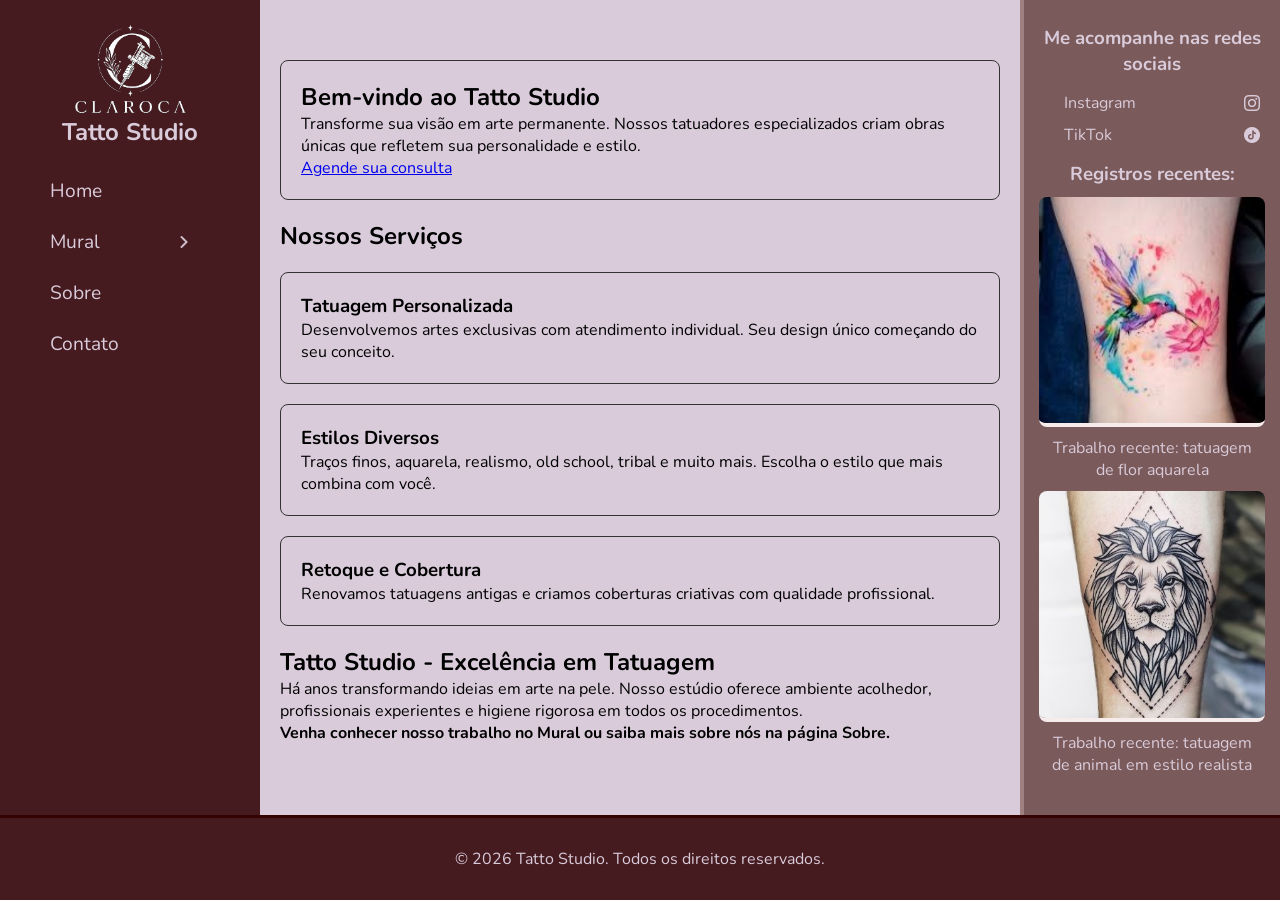
<file: index.html>
<!DOCTYPE html>
<html lang="pt-br">

<head>
    <meta charset="UTF-8">
    <meta name="viewport" content="width=device-width, initial-scale=1.0">
    <title>Agende sua Tatto!</title>
    <link rel="stylesheet" href="./estilos/layout.css">
    <link rel="shortcut icon" href="./imagens/tatuagem.ico">
</head>

<body>

    <nav>
        <header>
            <figure>
                <img src="./imagens/logo.png" alt="Logo" width="120">
                <h1>Tatto Studio</h1>
            </figure>
        </header>
        <ul>
            <li>
                <a href="index.html">Home</a>
            </li>

            <li class="dropdown" onclick="abrirMenu(event)">
                <article>
                    <p>Mural</p>
                    <img src="./imagens/seta-direita.png" alt="Seta" width="12" class="arrow">
                </article>

                <ul class="submenu">
                    <li>
                        <a href="./paginas/pele-artificial.html">Pele artificial</a>
                    </li>

                    <li>
                        <a href="./paginas/pele-real.html">Pele real</a>
                    </li>
                </ul>
            </li>

            <li>
                <a href="./paginas/sobre.html">Sobre</a>
            </li>
            <li>
                <a href="./paginas/contato.html">Contato</a>
            </li>
        </ul>
    </nav>

    <main>

        <section>
            <article class="card">
                <h2>Bem-vindo ao Tatto Studio</h2>
                <p>Transforme sua visão em arte permanente. Nossos tatuadores especializados criam obras únicas que
                    refletem sua personalidade e estilo.</p>
                <a href="./paginas/contato.html" class="btn">Agende sua consulta</a>
            </article>
        </section>

        <section>
            <h2>Nossos Serviços</h2>
            <article class="card">
                <h3>Tatuagem Personalizada</h3>
                <p>Desenvolvemos artes exclusivas com atendimento individual. Seu design único começando do seu
                    conceito.</p>
            </article>

            <article class="card">
                <h3>Estilos Diversos</h3>
                <p>Traços finos, aquarela, realismo, old school, tribal e muito mais. Escolha o estilo que mais combina
                    com você.</p>
            </article>

            <article class="card">
                <h3>Retoque e Cobertura</h3>
                <p>Renovamos tatuagens antigas e criamos coberturas criativas com qualidade profissional.</p>
            </article>
        </section>

        <section>
            <article>
                <h2>Tatto Studio - Excelência em Tatuagem</h2>
                <p>Há anos transformando ideias em arte na pele. Nosso estúdio oferece ambiente acolhedor, profissionais
                    experientes e higiene rigorosa em todos os procedimentos.</p>
                <p><strong>Venha conhecer nosso trabalho no Mural ou saiba mais sobre nós na página Sobre.</strong></p>
            </article>
        </section>

    </main>

    <aside>
        <section>
            <article>
                <h3>Me acompanhe nas redes sociais</h3>
                <ul>
                    <li>
                        <a href="https://www.instagram.com/clarocao/" target="_blank">
                            Instagram
                            <img src="./imagens/insta.png" alt="Instagram" width="16">
                        </a>
                    </li>
                    <li>
                        <a href="https://www.tiktok.com/clarocao" target="_blank">
                            TikTok
                            <img src="./imagens/tiktok.png" alt="TikTok" width="16">
                        </a>
                    </li>
                </ul>
            </article>
            <article>
                <h3>
                    Registros recentes:
                </h3>
                <figure>
                    <img src="./imagens/registro-1.jpg" alt="Registro 1" width="100%">
                    <figcaption>Trabalho recente: tatuagem de flor aquarela</figcaption>
                </figure>
                <figure>
                    <img src="./imagens/registro-2.jpeg" alt="Registro 2" width="100%">
                    <figcaption>Trabalho recente: tatuagem de animal em estilo realista</figcaption>
                </figure>
            </article>
        </section>
    </aside>


    <footer>
        <p>&copy; 2026 Tatto Studio. Todos os direitos reservados.</p>
    </footer>

    <script src="./scripts/menuDropDown.js"></script>

</body>

</html>
</file>
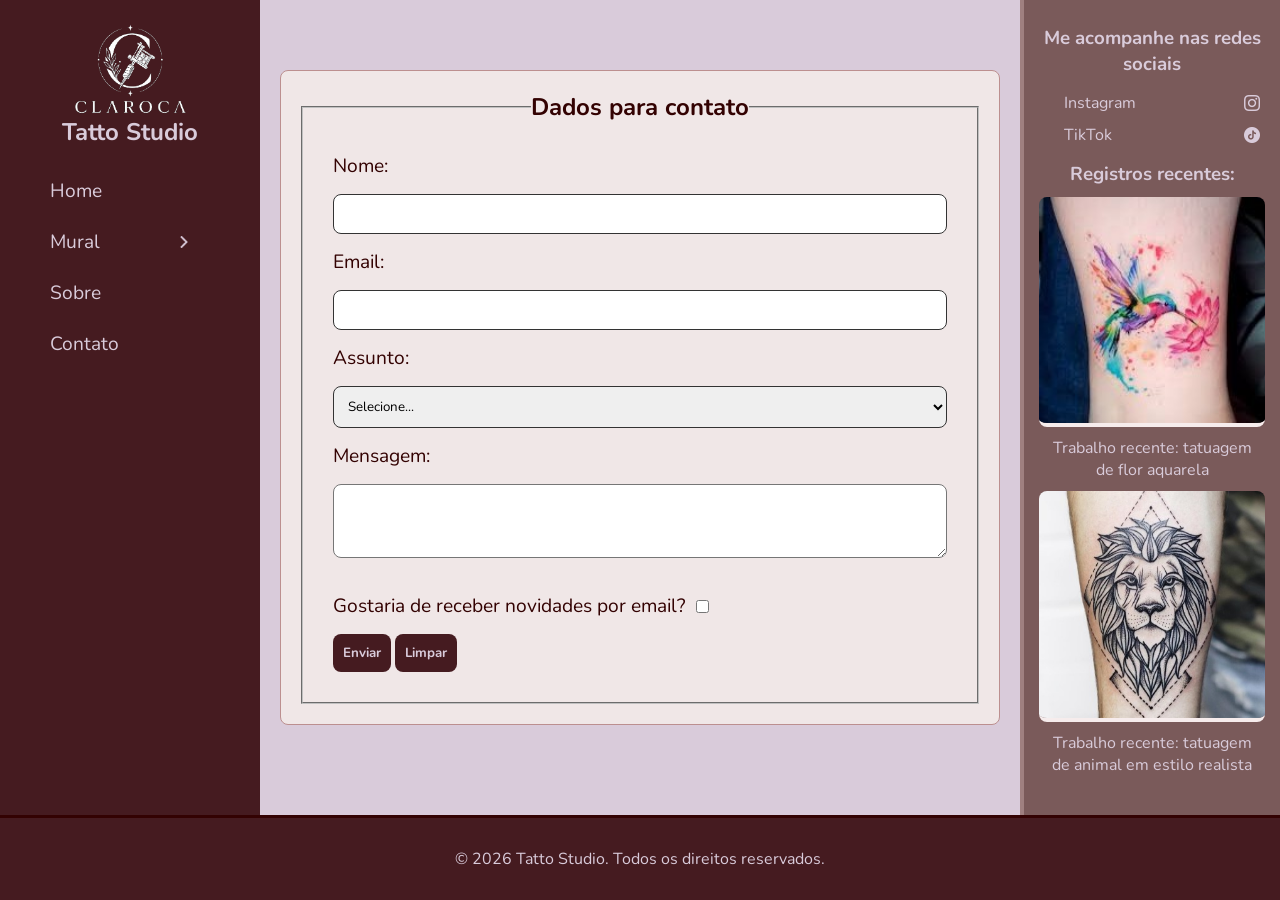
<file: paginas/contato.html>
<!DOCTYPE html>
<html lang="pt-br">

<head>
    <meta charset="UTF-8">
    <meta name="viewport" content="width=device-width, initial-scale=1.0">
    <title>Tatto</title>
    <link rel="stylesheet" href="../estilos/layout.css">
    <link rel="shortcut icon" href="../imagens/tatuagem.ico">

</head>

<body>

    <nav>
        <header>
            <figure>
                <img src="../imagens/logo.png" alt="Logo" width="120">
                <h1>Tatto Studio</h1>
            </figure>
        </header>
        <ul>
            <li>
                <a href="../index.html">Home</a>
            </li>

            <li class="dropdown" onclick="abrirMenu(event)">

                <article>
                    <p>Mural</p>
                    <img src="../imagens/seta-direita.png" alt="Seta" width="12" class="arrow">
                </article>

                <ul class="submenu">
                    <li>
                        <a href="pele-artificial.html">Pele artificial</a>
                    </li>

                    <li>
                        <a href="pele-real.html">Pele real</a>
                    </li>
                </ul>
            </li>

            <li>
                <a href="./sobre.html">Sobre</a>
            </li>
            <li>
                <a href="./contato.html">Contato</a>
            </li>
        </ul>
    </nav>

    <main>
        <form action="contato.html" method="post">
            <fieldset>
                <legend>Dados para contato</legend>

                <label for="lbnome">Nome:</label>
                <input type="text" id="ipnome" name="nome" required>

                <label for="lbemail">Email:</label>
                <input type="email" id="ipemail" name="email" required>

                <label for="lbassunto">Assunto:</label>
                <select id="ipassunto" name="assunto" required>
                    <option value="">Selecione...</option>
                    <option value="tatuagem">Tatuagem</option>
                    <option value="elogio">Elogio</option>
                    <option value="critica">Crítica</option>
                    <option value="outros">Outros</option>
                </select>

                <article id="bloco-tatto" style="display:none;">
                    <label for="lbdata">Data desejada:</label>
                    <input type="date" id="ipdata" name="data" required>

                    <label for="lbhora">Horário:</label>
                    <input type="time" id="iphora" name="hora" required>
                </article>


                <label for="lbmensagem">Mensagem:</label>
                <textarea id="ipmensagem" name="mensagem" rows="4"></textarea>

                <article style="display: flex; align-items: center; gap: 10px; margin-top: 20px;">
                    <label for="lbgostaria">Gostaria de receber novidades por email?</label>
                    <input type="checkbox" id="ipgostaria" name="gostaria">
                </article>

                <article class="form-actions">
                    <button type="button" onclick="enviarDados(event)">Enviar</button>
                    <button type="reset" onclick="limparTela(event)">Limpar</button>
                </article>
            </fieldset>
        </form>

        <article id="resposta" style="display:none; margin-top: 30px;"></article>

    </main>

    <aside>
        <section>
            <article>
                <h3>Me acompanhe nas redes sociais</h3>
                <ul>
                    <li>
                        <a href="https://www.instagram.com/clarocao/" target="_blank">
                            Instagram
                            <img src="../imagens/insta.png" alt="Instagram" width="16">
                        </a>
                    </li>
                    <li>
                        <a href="https://www.tiktok.com/clarocao" target="_blank">
                            TikTok
                            <img src="../imagens/tiktok.png" alt="TikTok" width="16">
                        </a>
                    </li>
                </ul>
            </article>
            <article>
                <h3>
                    Registros recentes:
                </h3>
                <figure>
                    <img src="../imagens/registro-1.jpg" alt="Registro 1" width="100%">
                    <figcaption>Trabalho recente: tatuagem de flor aquarela</figcaption>
                </figure>
                <figure>
                    <img src="../imagens/registro-2.jpeg" alt="Registro 2" width="100%">
                    <figcaption>Trabalho recente: tatuagem de animal em estilo realista</figcaption>
                </figure>
            </article>
        </section>
    </aside>

    <footer>
        <p>&copy; 2026 Tatto Studio. Todos os direitos reservados.</p>
    </footer>
    <script src="../scripts/menuDropDown.js"></script>
    <script src="../scripts/enviarDados.js"></script>
</body>

</html>
</file>
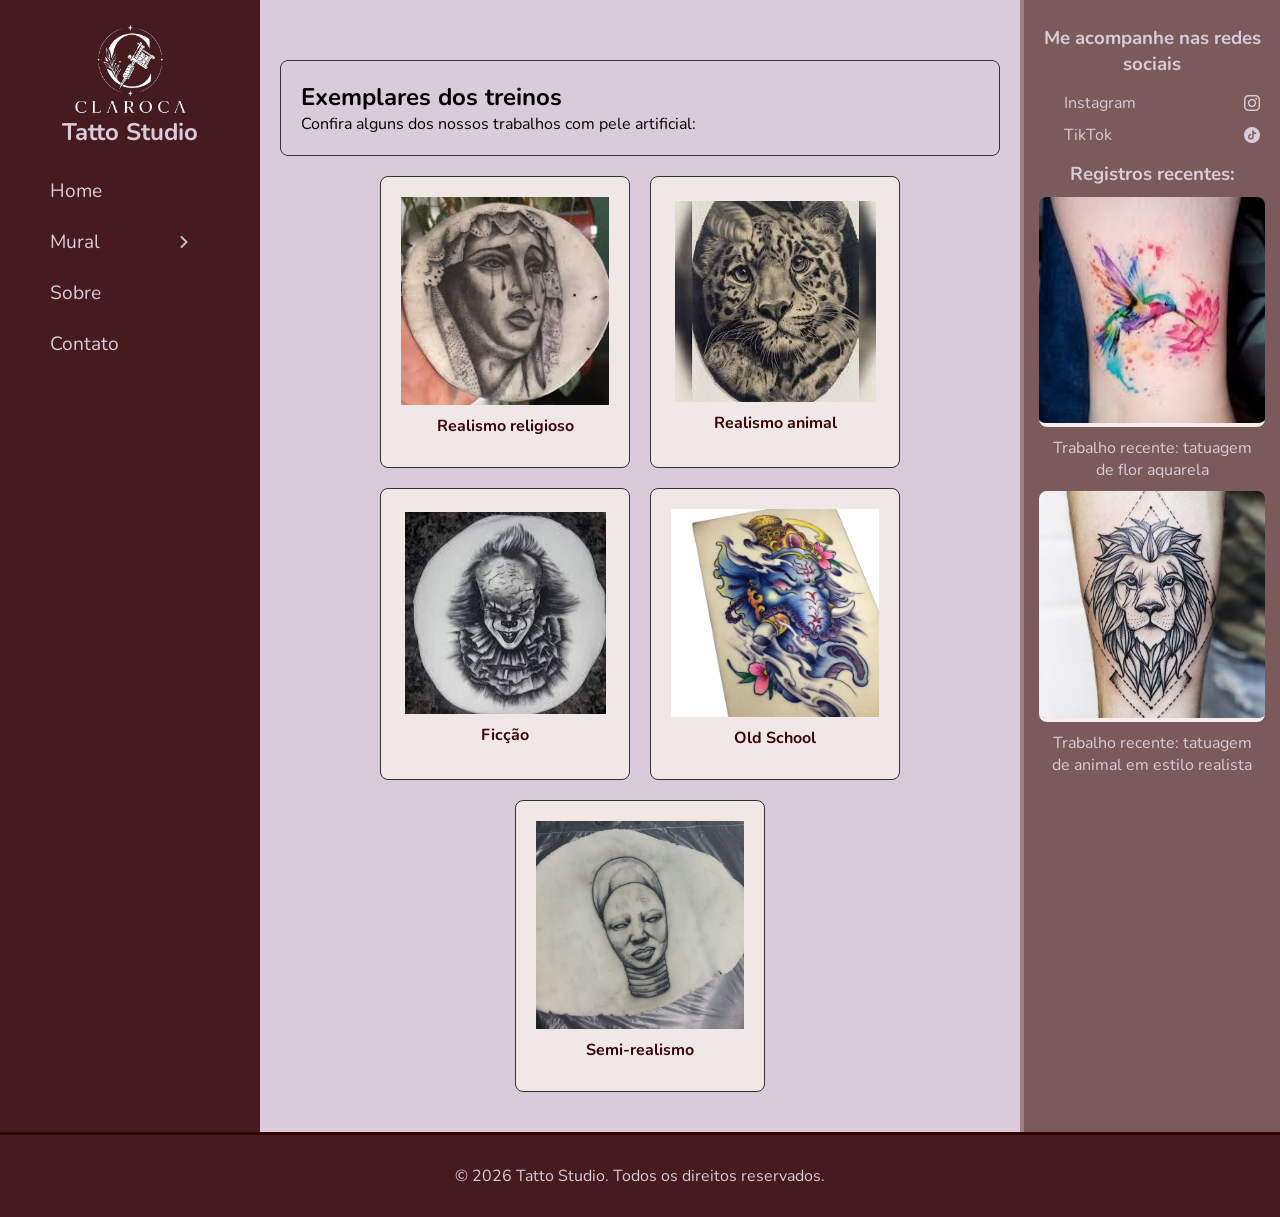
<file: paginas/pele-artificial.html>
<!DOCTYPE html>
<html lang="pt-br">

<head>
    <meta charset="UTF-8">
    <meta name="viewport" content="width=device-width, initial-scale=1.0">
    <title>Agende sua Tatto!</title>
    <link rel="stylesheet" href="../estilos/layout.css">
    <link rel="shortcut icon" href="../imagens/tatuagem.ico">

</head>

<body>

        <nav>
            <header>
                <figure>
                    <img src="../imagens/logo.png" alt="Logo" width="120">
                    <h1>Tatto Studio</h1>
                </figure>
            </header>
            <ul>
                <li>
                    <a href="../index.html">Home</a>
                </li>

                <li class="dropdown" onclick="abrirMenu(event)">
                    <article>
                        <p>Mural</p>
                        <img src="../imagens/seta-direita.png" alt="Seta" width="12" class="arrow">
                    </article>

                    <ul class="submenu">
                        <li>
                            <a href="pele-artificial.html">Pele artificial</a>
                        </li>

                        <li>
                            <a href="pele-real.html">Pele real</a>
                        </li>
                    </ul>
                </li>

                <li>
                    <a href="./sobre.html">Sobre</a>
                </li>
                <li>
                    <a href="./contato.html">Contato</a>
                </li>
            </ul>
        </nav>

        <main>

            <section>
                <article class="card">
                    <h2>Exemplares dos treinos</h2>
                    <p>Confira alguns dos nossos trabalhos com pele artificial:</p>
                </article>
            </section>

            <section class="mural">
                <article class="card">
                    <figure>
                        <img src="../imagens/artificial/treino-1.jfif" alt="Pele artificial">
                        <figcaption>Realismo religioso</figcaption>
                    </figure>
                </article>
                <article class="card">
                    <figure>
                        <img src="../imagens/artificial/treino-2.jpg" alt="Pele artificial">
                        <figcaption>Realismo animal</figcaption>
                    </figure>
                </article>
                <article class="card">
                    <figure>
                        <img src="../imagens/artificial/treino-3.jpg" alt="Pele artificial">
                        <figcaption>Ficção</figcaption>
                    </figure>
                </article>
                <article class="card">
                    <figure>
                        <img src="../imagens/artificial/treino-4.png" alt="Pele artificial">
                        <figcaption>Old School</figcaption>
                    </figure>
                </article>
                <article class="card">
                    <figure>
                        <img src="../imagens/artificial/treino-5.jpg" alt="Pele artificial">
                        <figcaption>Semi-realismo</figcaption>
                    </figure>
                </article>
            </section>

        </main>

        <aside>
            <section>
                <article>
                    <h3>Me acompanhe nas redes sociais</h3>
                    <ul>
                        <li>
                            <a href="https://www.instagram.com/clarocao/" target="_blank">
                                Instagram
                                <img src="../imagens/insta.png" alt="Instagram" width="16">
                            </a>
                        </li>
                        <li>
                            <a href="https://www.tiktok.com/clarocao" target="_blank">
                                TikTok
                                <img src="../imagens/tiktok.png" alt="TikTok" width="16">
                            </a>
                        </li>
                    </ul>
                </article>
                <article>
                    <h3>
                        Registros recentes:
                    </h3>
                    <figure>
                        <img src="../imagens/registro-1.jpg" alt="Registro 1" width="100%">
                        <figcaption>Trabalho recente: tatuagem de flor aquarela</figcaption>
                    </figure>
                    <figure>
                        <img src="../imagens/registro-2.jpeg" alt="Registro 2" width="100%">
                        <figcaption>Trabalho recente: tatuagem de animal em estilo realista</figcaption>
                    </figure>
                </article>
            </section>
        </aside>

    <footer>
        <p>&copy; 2026 Tatto Studio. Todos os direitos reservados.</p>
    </footer>

    <script src="../scripts/menuDropDown.js"></script>

</body>

</html>
</file>
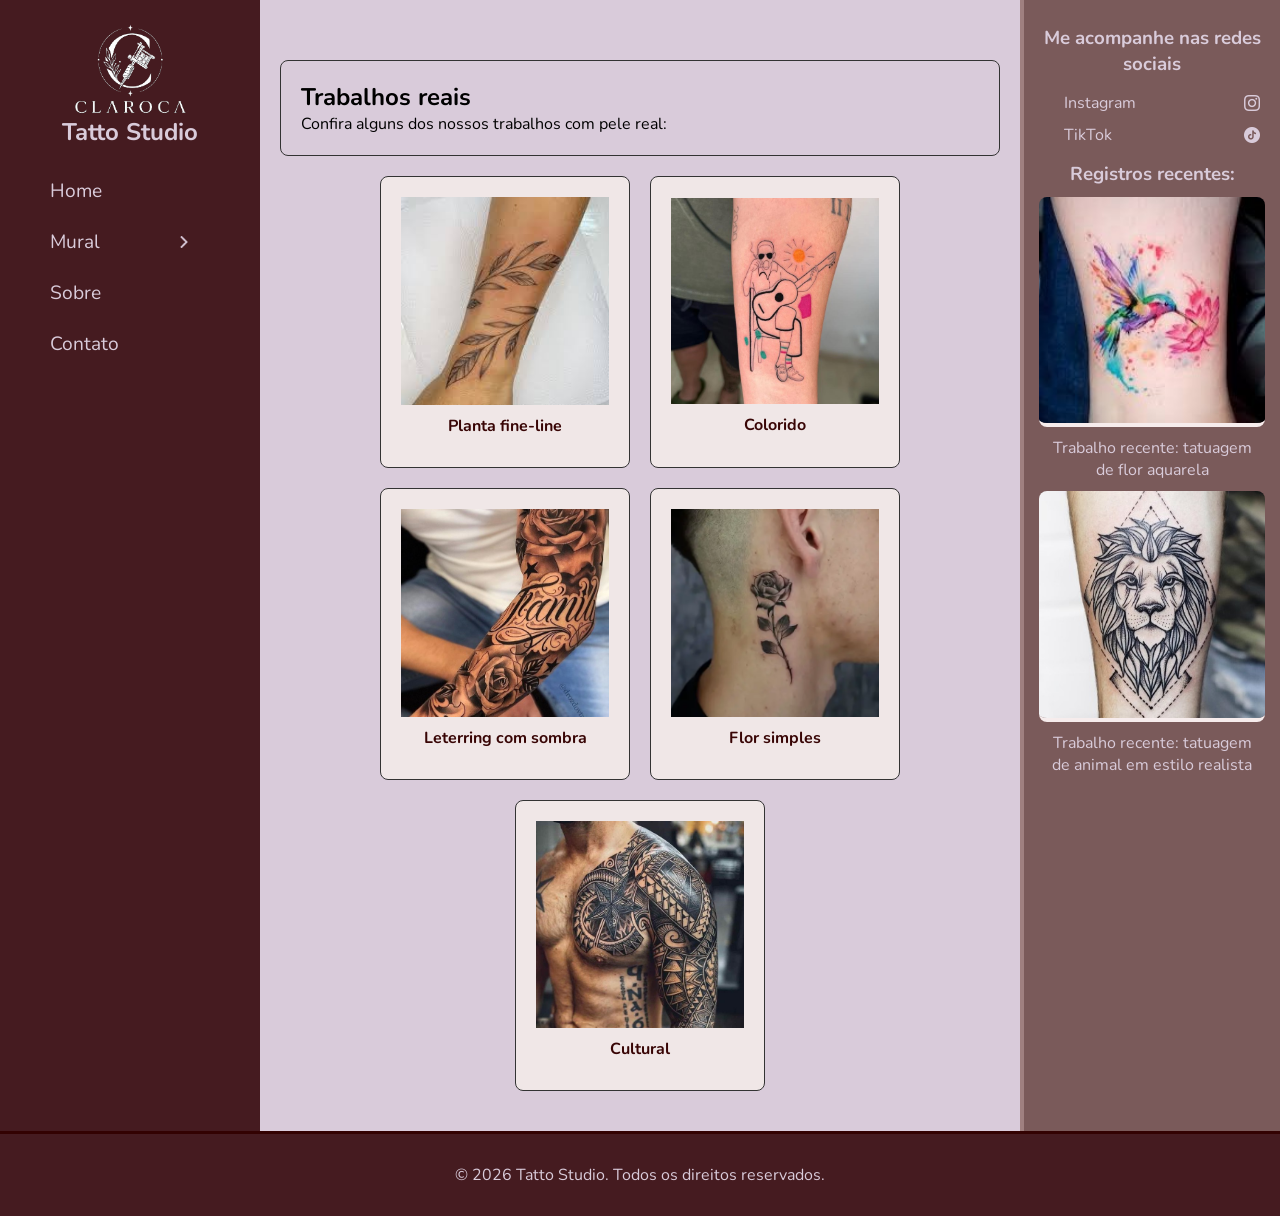
<file: paginas/pele-real.html>
<!DOCTYPE html>
<html lang="pt-br">

<head>
    <meta charset="UTF-8">
    <meta name="viewport" content="width=device-width, initial-scale=1.0">
    <title>Agende sua Tatto!</title>
    <link rel="stylesheet" href="../estilos/layout.css">
    <link rel="shortcut icon" href="../imagens/tatuagem.ico">

</head>

<body>

        <nav>
            <header>
                <figure>
                    <img src="../imagens/logo.png" alt="Logo" width="120">
                    <h1>Tatto Studio</h1>
                </figure>
            </header>
            <ul>
                <li>
                    <a href="../index.html">Home</a>
                </li>

                <li class="dropdown" onclick="abrirMenu(event)">
                    <article>
                        <p>Mural</p>
                        <img src="../imagens/seta-direita.png" alt="Seta" width="12" class="arrow">
                    </article>

                    <ul class="submenu">
                        <li>
                            <a href="pele-artificial.html">Pele artificial</a>
                        </li>

                        <li>
                            <a href="pele-real.html">Pele real</a>
                        </li>
                    </ul>
                </li>

                <li>
                    <a href="./sobre.html">Sobre</a>
                </li>
                <li>
                    <a href="./contato.html">Contato</a>
                </li>
            </ul>
        </nav>

        <main>

            <section>
                <article class="card">
                    <h2>Trabalhos reais</h2>
                    <p>Confira alguns dos nossos trabalhos com pele real:</p>
                </article>
            </section>

            <section class="mural">
                <article class="card">
                    <figure>
                        <img src="../imagens/real/tatuagem-1.jfif" alt="Pele real">
                        <figcaption>Planta fine-line</figcaption>
                    </figure>
                </article>
                <article class="card">
                    <figure>
                        <img src="../imagens/real/tatuagem-2.jpg" alt="Pele real">
                        <figcaption>Colorido</figcaption>
                    </figure>
                </article>
                <article class="card">
                    <figure>
                        <img src="../imagens/real/tatuagem-3.jpg" alt="Pele real">
                        <figcaption>Leterring com sombra</figcaption>
                    </figure>
                </article>
                <article class="card">
                    <figure>
                        <img src="../imagens/real/tatuagem-4.png" alt="Pele real">
                        <figcaption>Flor simples</figcaption>
                    </figure>
                </article>
                <article class="card">
                    <figure>
                        <img src="../imagens/real/tatuagem-5.jpg" alt="Pele real">
                        <figcaption>Cultural</figcaption>
                    </figure>
                </article>
            </section>

        </main>

        <aside>
            <section>
                <article>
                    <h3>Me acompanhe nas redes sociais</h3>
                    <ul>
                        <li>
                            <a href="https://www.instagram.com/clarocao/" target="_blank">
                                Instagram
                                <img src="../imagens/insta.png" alt="Instagram" width="16">
                            </a>
                        </li>
                        <li>
                            <a href="https://www.tiktok.com/clarocao" target="_blank">
                                TikTok
                                <img src="../imagens/tiktok.png" alt="TikTok" width="16">
                            </a>
                        </li>
                    </ul>
                </article>
                <article>
                    <h3>
                        Registros recentes:
                    </h3>
                    <figure>
                        <img src="../imagens/registro-1.jpg" alt="Registro 1" width="100%">
                        <figcaption>Trabalho recente: tatuagem de flor aquarela</figcaption>
                    </figure>
                    <figure>
                        <img src="../imagens/registro-2.jpeg" alt="Registro 2" width="100%">
                        <figcaption>Trabalho recente: tatuagem de animal em estilo realista</figcaption>
                    </figure>
                </article>
            </section>
        </aside>

    <footer>
        <p>&copy; 2026 Tatto Studio. Todos os direitos reservados.</p>
    </footer>

    <script src="../scripts/menuDropDown.js"></script>

</body>

</html>
</file>
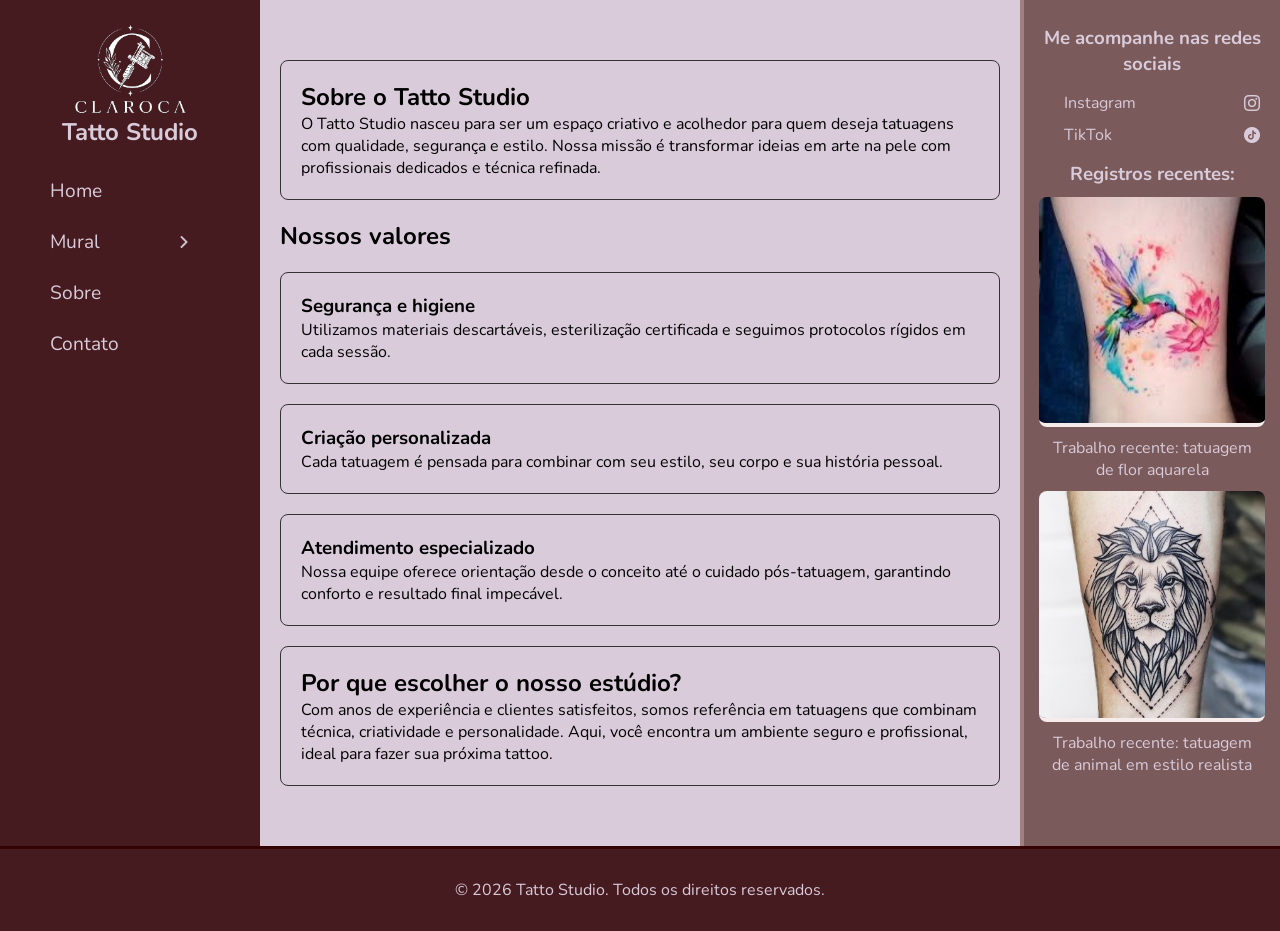
<file: paginas/sobre.html>
<!DOCTYPE html>
<html lang="pt-br">

<head>
    <meta charset="UTF-8">
    <meta name="viewport" content="width=device-width, initial-scale=1.0">
    <title>Agende sua Tatto!</title>
    <link rel="stylesheet" href="../estilos/layout.css">
    <link rel="shortcut icon" href="../imagens/tatuagem.ico">

</head>

<body>

        <nav>
            <header>
                <figure>
                    <img src="../imagens/logo.png" alt="Logo" width="120">
                    <h1>Tatto Studio</h1>
                </figure>
            </header>
            <ul>
                <li>
                    <a href="../index.html">Home</a>
                </li>

                <li class="dropdown" onclick="abrirMenu(event)">
                    <article>
                        <p>Mural</p>
                        <img src="../imagens/seta-direita.png" alt="Seta" width="12" class="arrow">
                    </article>

                    <ul class="submenu">
                        <li>
                            <a href="pele-artificial.html">Pele artificial</a>
                        </li>

                        <li>
                            <a href="pele-real.html">Pele real</a>
                        </li>
                    </ul>
                </li>

                <li>
                    <a href="./sobre.html">Sobre</a>
                </li>
                <li>
                    <a href="./contato.html">Contato</a>
                </li>
            </ul>
        </nav>

        <main>

            <section class="sobre-intro">
                <article class="card">
                    <h2>Sobre o Tatto Studio</h2>
                    <p>O Tatto Studio nasceu para ser um espaço criativo e acolhedor para quem deseja tatuagens com qualidade, segurança e estilo. Nossa missão é transformar ideias em arte na pele com profissionais dedicados e técnica refinada.</p>
                </article>
            </section>

            <section class="valores">
                <header>
                    <h2>Nossos valores</h2>
                </header>
                <article class="card">
                    <h3>Segurança e higiene</h3>
                    <p>Utilizamos materiais descartáveis, esterilização certificada e seguimos protocolos rígidos em cada sessão.</p>
                </article>
                <article class="card">
                    <h3>Criação personalizada</h3>
                    <p>Cada tatuagem é pensada para combinar com seu estilo, seu corpo e sua história pessoal.</p>
                </article>
                <article class="card">
                    <h3>Atendimento especializado</h3>
                    <p>Nossa equipe oferece orientação desde o conceito até o cuidado pós-tatuagem, garantindo conforto e resultado final impecável.</p>
                </article>
            </section>

            <section class="historia">
                <article class="card">
                    <h2>Por que escolher o nosso estúdio?</h2>
                    <p>Com anos de experiência e clientes satisfeitos, somos referência em tatuagens que combinam técnica, criatividade e personalidade. Aqui, você encontra um ambiente seguro e profissional, ideal para fazer sua próxima tattoo.</p>
                </article>
            </section>

        </main>

        <aside>
            <section>
                <article>
                    <h3>Me acompanhe nas redes sociais</h3>
                        <ul>
                            <li>
                                <a href="https://www.instagram.com/clarocao/" target="_blank">
                                    Instagram
                                    <img src="../imagens/insta.png" alt="Instagram" width="16">
                                </a>
                            </li>
                            <li>
                                <a href="https://www.tiktok.com/clarocao" target="_blank">
                                    TikTok
                                    <img src="../imagens/tiktok.png" alt="TikTok" width="16">
                                </a>
                            </li>
                        </ul>
                </article>
                <article>
                    <h3>
                        Registros recentes:
                    </h3>
                    <figure>
                        <img src="../imagens/registro-1.jpg" alt="Registro 1" width="100%">
                        <figcaption>Trabalho recente: tatuagem de flor aquarela</figcaption>
                    </figure>
                    <figure>
                        <img src="../imagens/registro-2.jpeg" alt="Registro 2" width="100%">
                        <figcaption>Trabalho recente: tatuagem de animal em estilo realista</figcaption>
                    </figure>
                </article>
            </section>
        </aside>
        

    <footer>
        <p>&copy; 2026 Tatto Studio. Todos os direitos reservados.</p>
    </footer>

    <script src="../scripts/menuDropDown.js"></script>

</body>

</html>
</file>
<file: estilos/layout.css>
@import url('https://fonts.googleapis.com/css2?family=Nunito:ital,wght@0,200..1000;1,200..1000&display=swap');

* {
    margin: 0;
    padding: 0;
    box-sizing: border-box;
    font-family: 'Nunito', sans-serif;
}

html,
body {
    height: 100%;
    background-color: #D9CBDA;
}

body {
    min-height: 100vh;
    display: grid;
    grid-template-columns: 260px 1fr 260px;
    grid-template-rows: 1fr auto;
    grid-template-areas:
        "navegacao principal lateral"
        "rodape rodape rodape";
}

nav {
    grid-area: navegacao;
    padding: 20px;
    background-color: #451b20;
}

figure {
    display: flex;
    flex-direction: column;
    align-items: center;
}

figure h1 {
    color: #D9CBDA;
    font-size: 1.5rem;
}

nav ul {
    margin-top: 20px;
    margin-left: 20px;
}

nav ul li {
    list-style: none;
    font-size: 1.2rem;
    margin: 5px 0;
    width: 80%;
    transition: 0.3s ease;
    padding: 10px;
}

nav ul li a {
    text-decoration: none;
    color: #D9CBDA;
}

nav ul li:hover {
    background-color: #3f1616;
    border-radius: 8px;
    transition: 0.3s ease;
}

.dropdown {
    position: relative;
}

.dropdown article {
    display: flex;
    justify-content: space-between;
    align-items: center;
    color: #D9CBDA;
    cursor: pointer;
}

.dropdown a {
    display: flex;
    justify-content: space-between;
    align-items: center;
}

.submenu {
    display: none;
    position: absolute;
    left: 100%;
    top: 0;
    list-style: none;
    padding: 5px;
    margin: 0;
    border-radius: 8px;
    background-color: #111;
    width: 150px;
    z-index: 10;
}

.submenu li {
    padding: 10px;
    width: 100%;
    transition: 0.3s ease;
}

.submenu li a {
    color: white;
    text-decoration: none;
    font-size: 15px;
}

.submenu li:hover {
    font-weight: bold;
    background-color: #2b2b2b;
    transition: 0.3s ease;
}

.submenu.ativo {
    display: block;
}

main {
    grid-area: principal;
    padding: 40px 20px;
}

.card {
    padding: 20px;
    margin: 20px 0;
    border-radius: 8px;
    border: 1px solid #333;
}

form {
    margin: 30px 0;
    padding: 20px;
    border-radius: 8px;
    border: 1px solid #bc8f8f;
    background-color: #f0e7e7; 
}

form fieldset {
    display: flex;
    flex-direction: column;
    gap: 15px;
    padding: 30px;
}

legend {
    font-size: 1.5rem;
    font-weight: bold;
    text-align: center;
    color: #330202;
}

label {
    font-size: 1.2rem;
    color: #330202;
}

input, textarea, button, select {
    border-radius: 8px;
}

input, select {
    padding: 10px;
    border: 1px solid #333;
}

button {
    width: min-content;
    background-color: #451b20;
    color: #D9CBDA;
    font-weight: bold;
    padding: 10px;
    border: none;
    cursor: pointer;
}


aside {
    grid-area: lateral;
    background-color: #7a5a5a;
    border-left: 4px solid #9f8080;
    padding: 15px;
}

aside h3 {
    margin-top: 10px;
    margin-bottom: 10px;
    text-align: center;
    color: #D9CBDA; 
}

aside ul li {
    margin-left: 20px;
    list-style: none;
    padding: 5px;
}

aside ul li a {
    gap: 10px;
    align-items: center;
    display: flex;
    justify-content: space-between;
    text-decoration: none;
    color: #D9CBDA;
}

figure figcaption {
    margin: 10px;
    text-align: center;
    color: #D9CBDA;
}

aside figure img {
    border-radius: 8px;
    border-bottom: #f6ecec solid 4px;
    width: 100%;
    height: auto;
}

footer {
    grid-area: rodape;
    border-top: #330202 solid 3px;
    background-color: #451b20;
    color: #D9CBDA;
    padding: 30px;
    text-align: center;
}

.mural {
    display: flex;
    flex-wrap: wrap;
    justify-content: center;
    gap: 20px;
}

.mural .card {
    width: 250px;
    padding: 20px;
    display: flex;
    flex-direction: column;
    align-items: center;
    justify-content: center;
    background-color: #f0e7e7;
    margin: 0;
}

.mural .card figure img {
    width: 100%;
}

.mural .card figcaption {
    color: #380505;
    font-weight: bold;
}

@media (max-width: 940px) {
    body {
        grid-template-columns: 1fr;
        grid-template-areas: 
            "navegacao"
            "principal"
            "lateral"
            "rodape";
    }

    aside {
        border-left: none;
        border-top: 4px solid #9f8080;
    }

    aside figure img {
        width: 60%;
        height: auto;
    }

    nav ul li {
        width: 100%;
    }

    .submenu {
        position: relative;
        left: 0;
        top: 0;
        width: 100%;
    }
}
</file>
